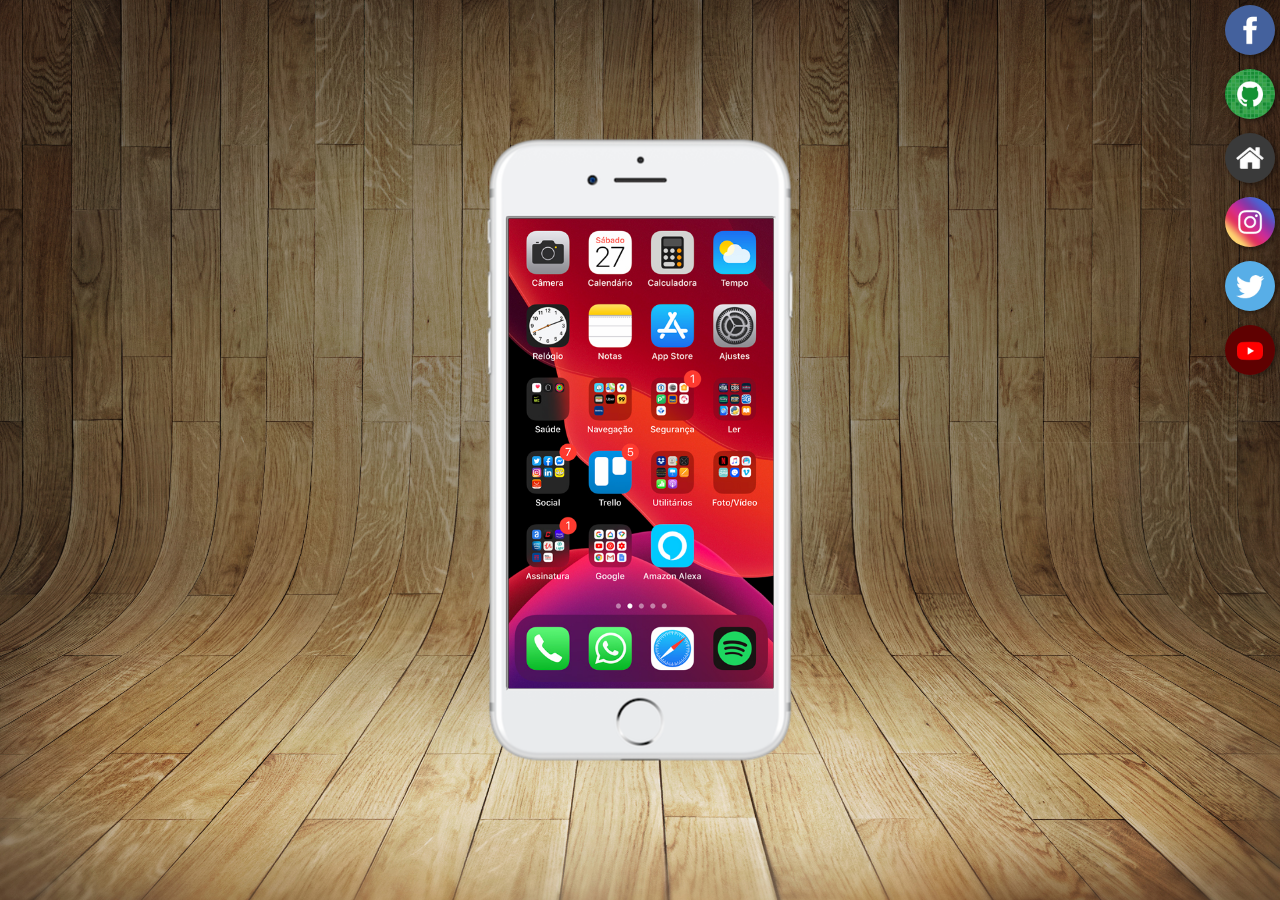
<file: index.html>
<!DOCTYPE html>
<html lang="pt-br">
<head>
    <meta charset="UTF-8">
    <meta name="viewport" content="width=device-width, initial-scale=1.0">
    <link rel="stylesheet" href="style/style.css">
    <title>Projeto redes Sociais</title>
    
</head>
<body>
    <main>
        <section id="telefone">
            
                <iframe src="home.html" name="tela" id="tela"></iframe>
            
        </section>
        <section id="redes-sociais">
            <a href="facebook.html" target="tela"><img src="img/pacote-d013/imagens/logo-facebook.jpg" alt="Facebook"></a><br>
            <a href="github.html" target="tela"><img src="img/pacote-d013/imagens/logo-github.jpg" alt="github"></a><br>
            <a href="home.html" target="tela"><img src="img/pacote-d013/imagens/logo-home.jpg" alt="Home"></a><br>
            <a href="instagram.html" target="tela"><img src="img/pacote-d013/imagens/logo-instagram.jpg" alt="instagram"></a><br>
            <a href="twutter.html" target="tela"><img src="img/pacote-d013/imagens/logo-twitter.jpg" alt="twitter"></a><br>
            <a href="youtube.html" target="tela"><img src="img/pacote-d013/imagens/logo-youtube.jpg" alt="Youtube"></a>

            
        </section>
        
    </main>
</body>
</html>
</file>
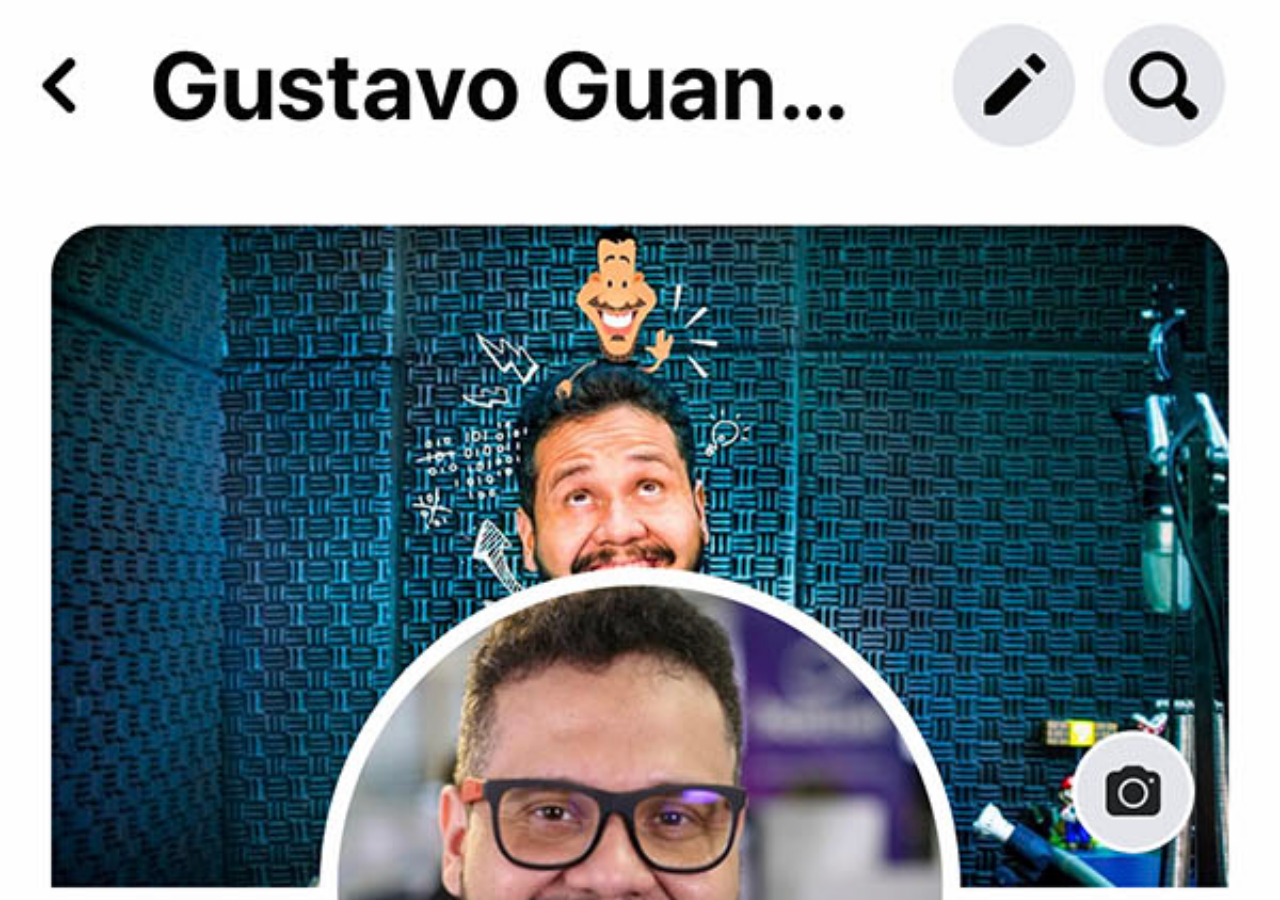
<file: facebook.html>
<!DOCTYPE html>
<html lang="en">
<head>
    <meta charset="UTF-8">
    <meta name="viewport" content="width=device-width, initial-scale=1.0">
    <title>Document</title>
    <style>
        * {
            padding: 0px;
            margin: 0px;
        }

        body {
            height: 100vh;
            width: 100vw;
            background: black url(img/pacote-d013/imagens/tela-facebook.jpg) no-repeat top center fixed;
            background-size: cover;
        }
    </style>
</head>
<body>
    
</body>
</html>
</file>
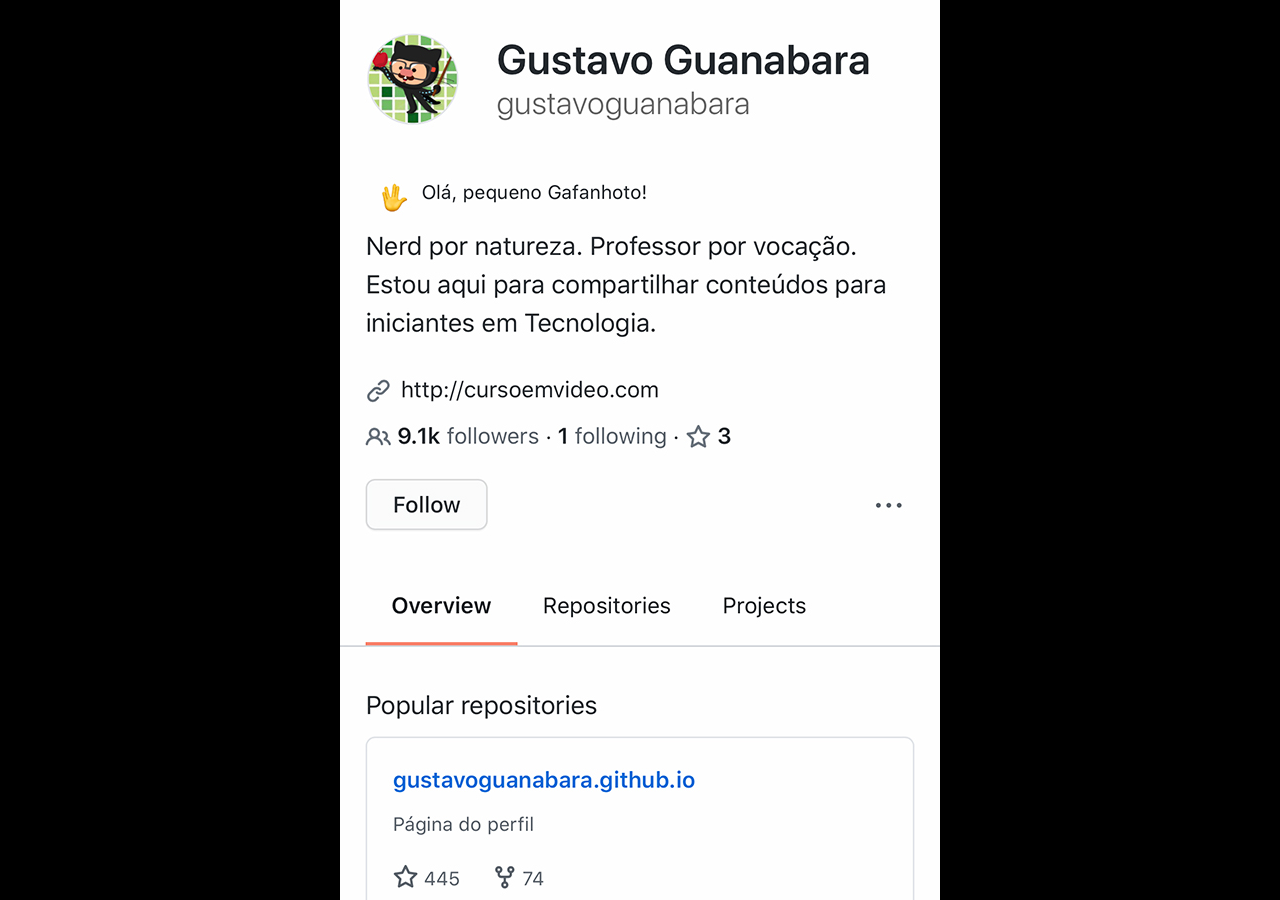
<file: github.html>
<!DOCTYPE html>
<html lang="en">
<head>
    <meta charset="UTF-8">
    <meta name="viewport" content="width=device-width, initial-scale=1.0">
    <title>Document</title>
    <style>
        * {
            padding: 0px;
            margin: 0px;
        }

        body {
            background: black url(img/pacote-d013/imagens/tela-github.jpg) no-repeat top center ;
            background-size: ;
        }
    </style>
</head>
<body>
    
</body>
</html>
</file>
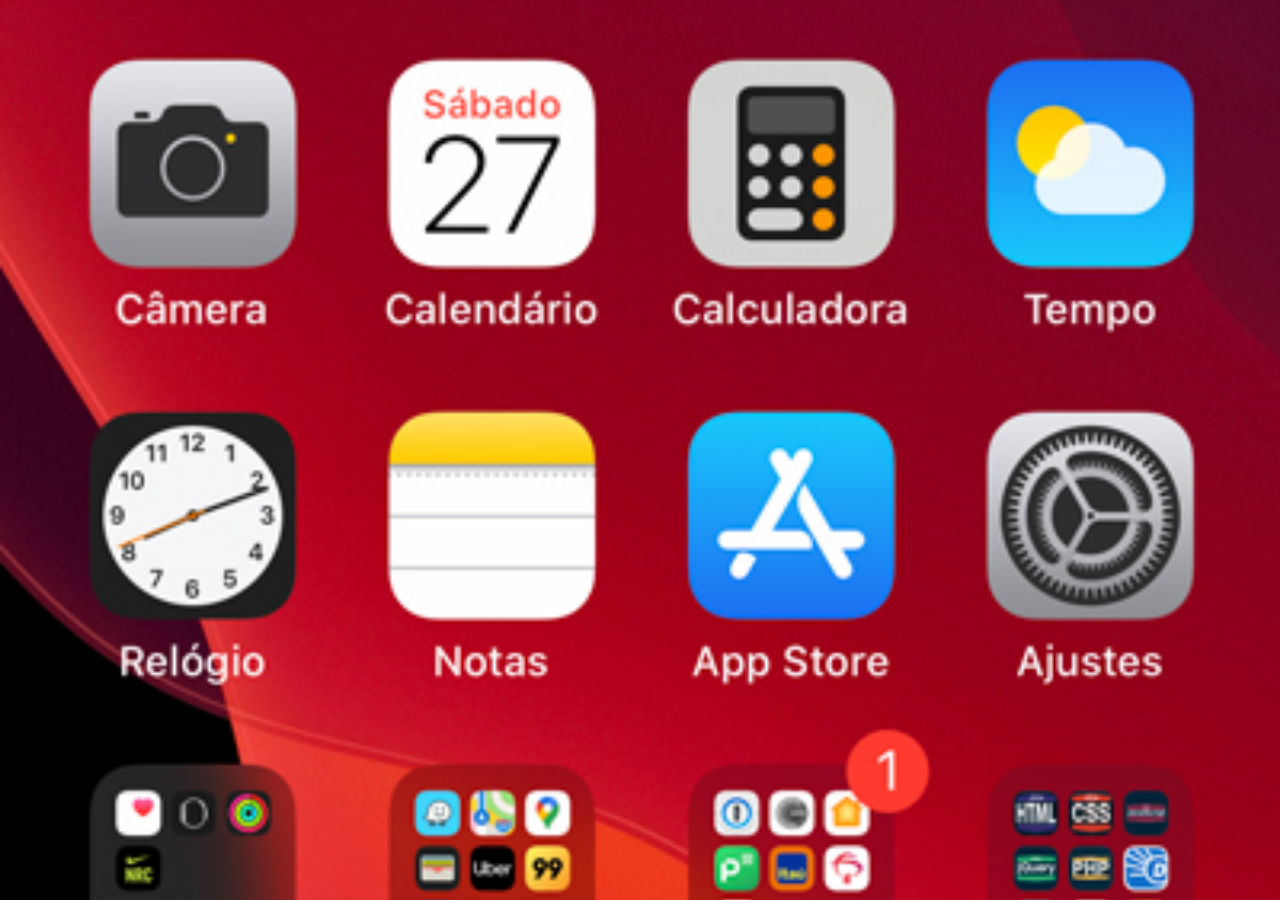
<file: home.html>
<!DOCTYPE html>
<html lang="en">
<head>
    <meta charset="UTF-8">
    <meta name="viewport" content="width=device-width, initial-scale=1.0">
    <title>Document</title>
    <style>
        * {
            padding: 0px;
            margin: 0px;
        }

        body {
            height: 100vh;
            width: 100vw;
            background: black url(img/pacote-d013/imagens/tela-home.jpg)no-repeat top center;
            background-size: cover;
        }
    </style>
</head>
<body>
    
</body>
</html>
</file>
<file: style/style.css>
@charset "UTF-8";

* {
    margin: 0px;
    padding: 0px;
    font-family: Arial, Helvetica, sans-serif;
}

html, body {
    height: 100vh;
    width: 100vw;
    background-color: black;
}

body {
    background: url('../img/pacote-d013/imagens/fundo-madeira.jpg') no-repeat top center ;
    background-size: cover;
    background-attachment: fixed;
}

main {
    height: 100vh;
    position: relative;
    /* position: relative; faz com que possa mecher a posição dos elementos/conteudos */
    
}

section#telefone {
    
    height: 627px;
    width: 311px;
    background: url('../img/pacote-d013/imagens/frame-iphone.png') no-repeat fixed;


    position: absolute;
    top: 50%;
    left: 50%;
    transform: translate(-50%, -50%);
    /* configuração para centralizar o conteudo/elemento */
}

iframe#tela {
    position: relative;
    top: 80px;
    left: 22px;
    width: 265px;
    height: 470px;
}
section#redes-sociais {
    text-align: right;
}

section#redes-sociais img {
    width: 50px;
    margin: 5px;
    position: relative;
    left: 00px;
    border-radius: 50%;
    box-shadow: 2px 2px 5px rgba(0, 0, 0, 0.400);
}

section#redes-sociais img:hover {
    border: 2px solid rgba(255, 255, 255, 0.178);
    transform: translate(-3px, -3px);
    box-shadow: 5px 5px 10px rgba(0, 0, 0, 0.604);
    transition: transform .3s;
}
</file>
